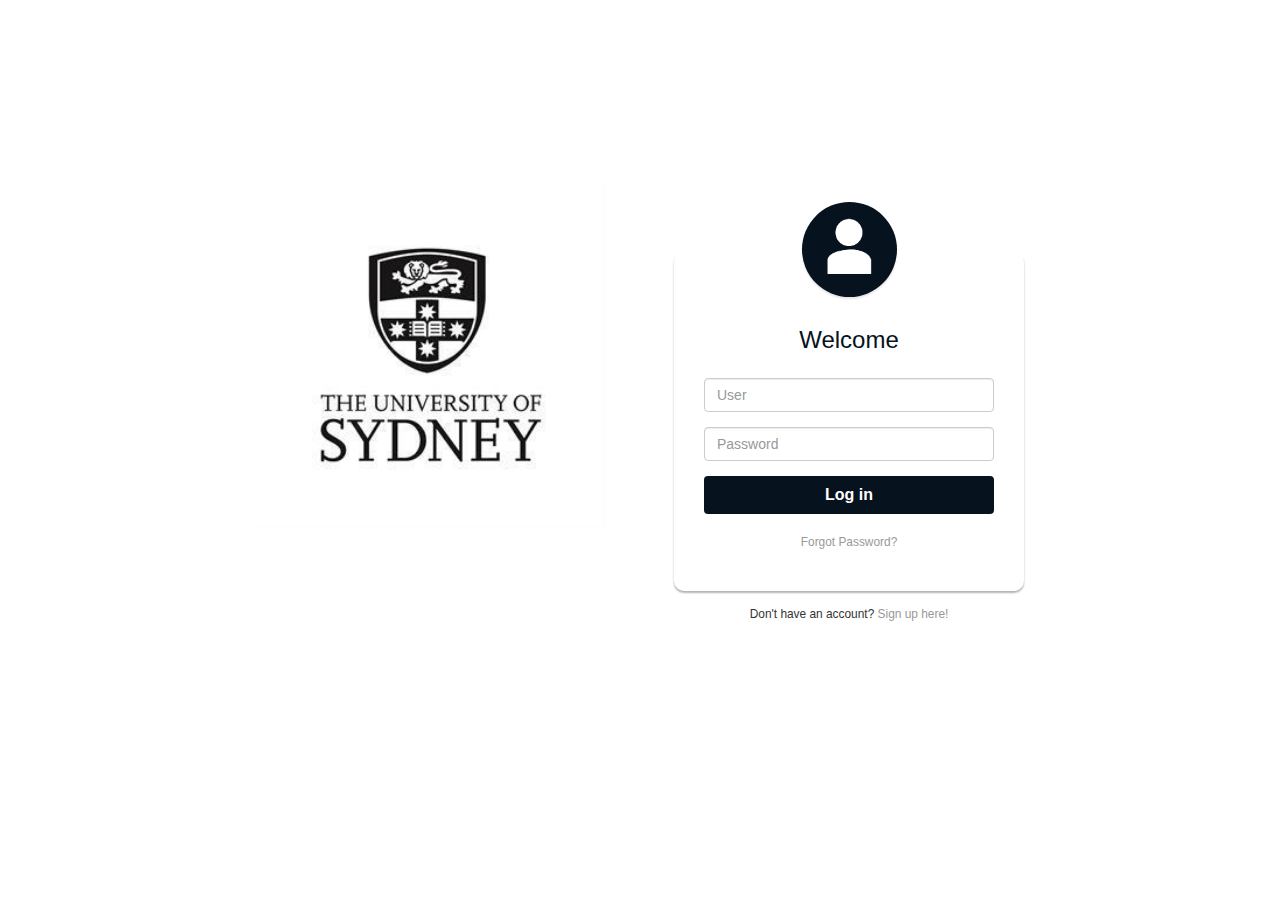
<file: index.html>
<!DOCTYPE html>
<html lang="en">

<head>
    <meta charset="utf-8">
    <meta http-equiv="X-UA-Compatible" content="IE=edge">
    <meta name="viewport" content="width=device-width, initial-scale=1.0">
    <title>Login</title>
    <link rel="stylesheet" href="https://maxcdn.bootstrapcdn.com/bootstrap/3.3.7/css/bootstrap.min.css">
    <link rel="stylesheet" href="css/index.css">
    <script src="https://maxcdn.bootstrapcdn.com/bootstrap/3.3.7/js/bootstrap.min.js"></script>
</head>

<body>
    <div class="container">
        <div class="logo">
            <img class="logo2" src="images/logo2.jpg" alt="Usyd logo">
        </div>
        <div class="login-form">
            <form action="./php/index.php" method="post">
                <div class="avatar">
                    <img src="images/avatar.png" alt="Avatar">
                </div>
                <h2 class="text-center">Welcome</h2>
                <div class="form-group">
                    <input type="user" class="form-control" name="user" placeholder="User" required>
                </div>
                <div class="form-group">
                    <input type="password" class="form-control" name="password" placeholder="Password" required>
                </div>
                <div class="form-group">
                    <button type="submit" class="btn btn-primary btn-lg btn-block login-btn">Log in</button>
                </div>
                <p class="text-center small"><a href="#">Forgot Password?</a></p>
            </form>
            <p class="text-center small">Don't have an account? <a href="#">Sign up here!</a></p>
        </div>
    </div>
</body>

</html>
</file>
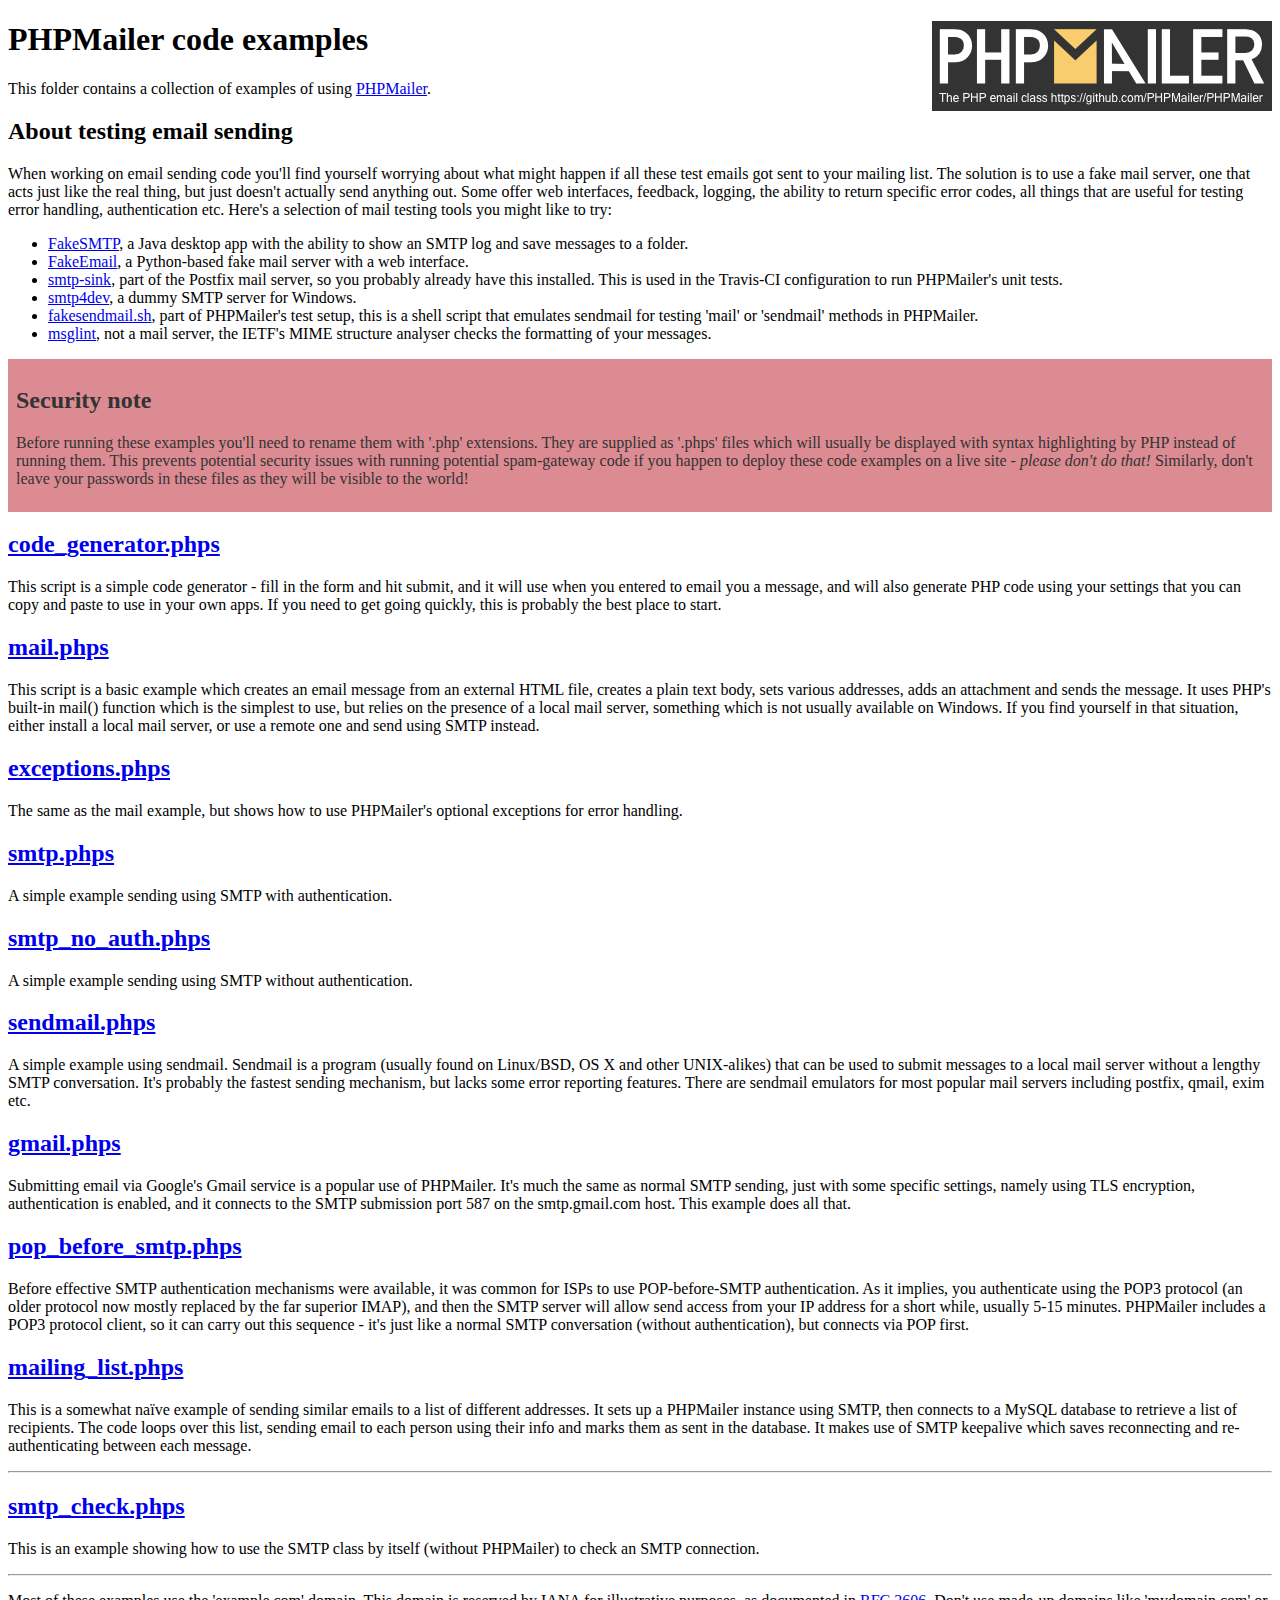
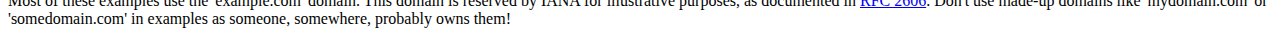
<file: php/PHPMailer/examples/index.html>
<!DOCTYPE html>
<html>
<head>
	<meta charset="UTF-8">
	<title>PHPMailer Examples</title>
</head>
<body>
<h1>PHPMailer code examples<a href="https://github.com/PHPMailer/PHPMailer"><img src="images/phpmailer.png" style="float:right; border:0;" alt="PHPMailer logo"></a></h1>
<p>This folder contains a collection of examples of using <a href="https://github.com/PHPMailer/PHPMailer">PHPMailer</a>.</p>
<h2>About testing email sending</h2>
<p>When working on email sending code you'll find yourself worrying about what might happen if all these test emails got sent to your mailing list. The solution is to use a fake mail server, one that acts just like the real thing, but just doesn't actually send anything out. Some offer web interfaces, feedback, logging, the ability to return specific error codes, all things that are useful for testing error handling, authentication etc. Here's a selection of mail testing tools you might like to try:</p>
<ul>
  <li><a href="https://github.com/Nilhcem/FakeSMTP">FakeSMTP</a>, a Java desktop app with the ability to show an SMTP log and save messages to a folder. </li>
  <li><a href="https://github.com/isotoma/FakeEmail">FakeEmail</a>, a Python-based fake mail server with a web interface.</li>
  <li><a href="http://www.postfix.org/smtp-sink.1.html">smtp-sink</a>, part of the Postfix mail server, so you probably already have this installed. This is used in the Travis-CI configuration to run PHPMailer's unit tests.</li>
  <li><a href="http://smtp4dev.codeplex.com">smtp4dev</a>, a dummy SMTP server for Windows.</li>
  <li><a href="https://github.com/PHPMailer/PHPMailer/blob/master/test/fakesendmail.sh">fakesendmail.sh</a>, part of PHPMailer's test setup, this is a shell script that emulates sendmail for testing 'mail' or 'sendmail' methods in PHPMailer.</li>
  <li><a href="http://tools.ietf.org/tools/msglint/">msglint</a>, not a mail server, the IETF's MIME structure analyser checks the formatting of your messages.</li>
</ul>
<div style="padding: 8px; color: #333333; background-color: #dc8b92">
<h2>Security note</h2>
<p>Before running these examples you'll need to rename them with '.php' extensions. They are supplied as '.phps' files which will usually be displayed with syntax highlighting by PHP instead of running them. This prevents potential security issues with running potential spam-gateway code if you happen to deploy these code examples on a live site - <em>please don't do that!</em> Similarly, don't leave your passwords in these files as they will be visible to the world!</p>
</div>
<h2><a href="code_generator.phps">code_generator.phps</a></h2>
<p>This script is a simple code generator - fill in the form and hit submit, and it will use when you entered to email you a message, and will also generate PHP code using your settings that you can copy and paste to use in your own apps. If you need to get going quickly, this is probably the best place to start.</p>
<h2><a href="mail.phps">mail.phps</a></h2>
<p>This script is a basic example which creates an email message from an external HTML file, creates a plain text body, sets various addresses, adds an attachment and sends the message. It uses PHP's built-in mail() function which is the simplest to use, but relies on the presence of a local mail server, something which is not usually available on Windows. If you find yourself in that situation, either install a local mail server, or use a remote one and send using SMTP instead.</p>
<h2><a href="exceptions.phps">exceptions.phps</a></h2>
<p>The same as the mail example, but shows how to use PHPMailer's optional exceptions for error handling.</p>
<h2><a href="smtp.phps">smtp.phps</a></h2>
<p>A simple example sending using SMTP with authentication.</p>
<h2><a href="smtp_no_auth.phps">smtp_no_auth.phps</a></h2>
<p>A simple example sending using SMTP without authentication.</p>
<h2><a href="sendmail.phps">sendmail.phps</a></h2>
<p>A simple example using sendmail. Sendmail is a program (usually found on Linux/BSD, OS X and other UNIX-alikes) that can be used to submit messages to a local mail server without a lengthy SMTP conversation. It's probably the fastest sending mechanism, but lacks some error reporting features. There are sendmail emulators for most popular mail servers including postfix, qmail, exim etc.</p>
<h2><a href="gmail.phps">gmail.phps</a></h2>
<p>Submitting email via Google's Gmail service is a popular use of PHPMailer. It's much the same as normal SMTP sending, just with some specific settings, namely using TLS encryption, authentication is enabled, and it connects to the SMTP submission port 587 on the smtp.gmail.com host. This example does all that.</p>
<h2><a href="pop_before_smtp.phps">pop_before_smtp.phps</a></h2>
<p>Before effective SMTP authentication mechanisms were available, it was common for ISPs to use POP-before-SMTP authentication. As it implies, you authenticate using the POP3 protocol (an older protocol now mostly replaced by the far superior IMAP), and then the SMTP server will allow send access from your IP address for a short while, usually 5-15 minutes. PHPMailer includes a POP3 protocol client, so it can carry out this sequence - it's just like a normal SMTP conversation (without authentication), but connects via POP first.</p>
<h2><a href="mailing_list.phps">mailing_list.phps</a></h2>
<p>This is a somewhat naïve example of sending similar emails to a list of different addresses. It sets up a PHPMailer instance using SMTP, then connects to a MySQL database to retrieve a list of recipients. The code loops over this list, sending email to each person using their info and marks them as sent in the database. It makes use of SMTP keepalive which saves reconnecting and re-authenticating between each message.</p>
<hr>
<h2><a href="smtp_check.phps">smtp_check.phps</a></h2>
<p>This is an example showing how to use the SMTP class by itself (without PHPMailer) to check an SMTP connection.</p>
<hr>
<p>Most of these examples use the 'example.com' domain. This domain is reserved by IANA for illustrative purposes, as documented in <a href="http://tools.ietf.org/html/rfc2606">RFC 2606</a>. Don't use made-up domains like 'mydomain.com' or 'somedomain.com' in examples as someone, somewhere, probably owns them!</p>
</body>
</html>
</file>
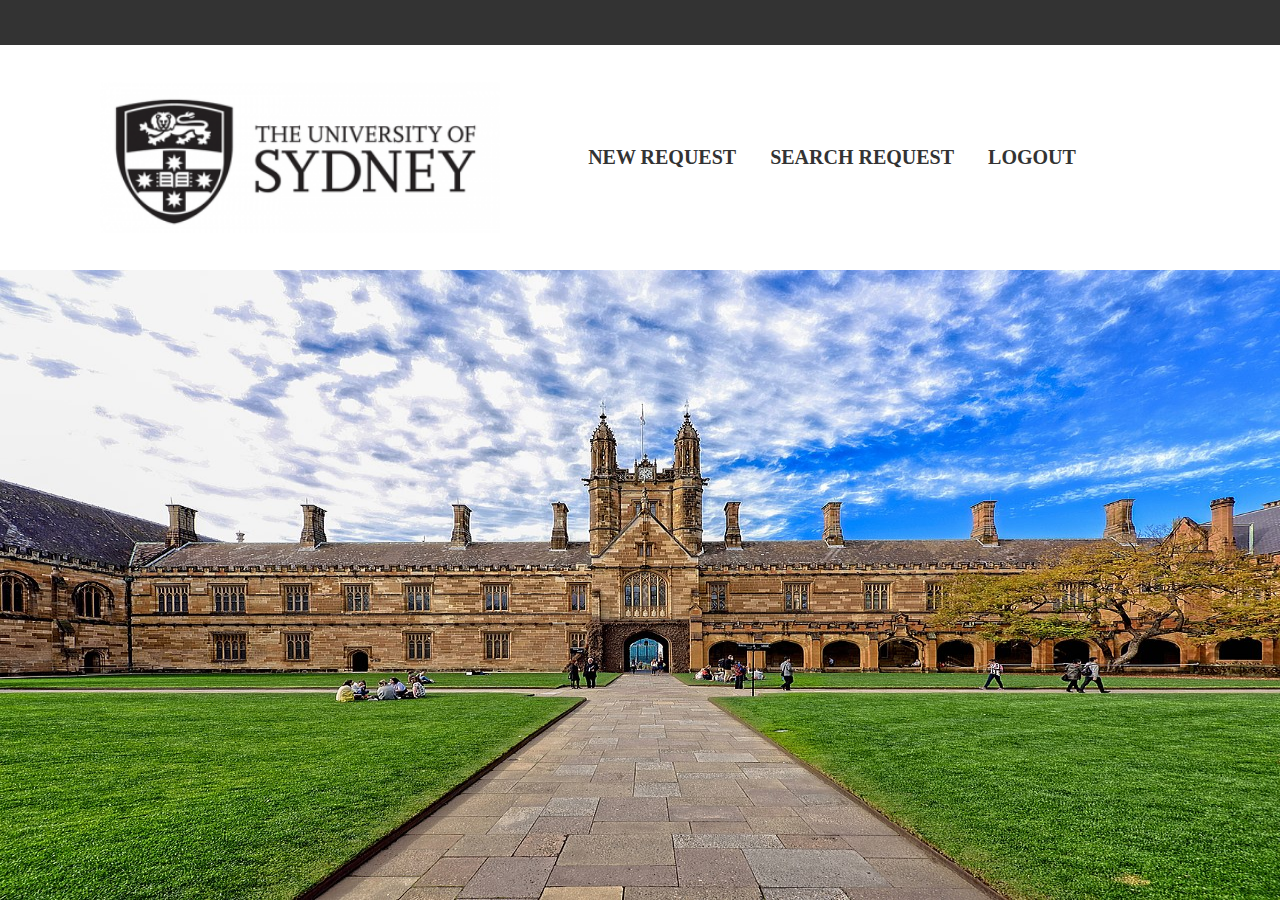
<file: customer.html>
<!DOCTYPE html>
<html lang="en">

<head>
  <meta charset="utf-8">
  <meta http-equiv="X-UA-Compatible" content="IE=edge">
  <meta name="viewport" content="width=device-width, initial-scale=1.0">
  <title>Customer</title>
  <link rel="stylesheet" href="css/home.css">
</head>

<body>
<div class="full-height">
    <div class="p1-colorstrip">
    </div>
    <div class="p2">
        <div class="logodiv">
          <img class="logo1" src="images/logo1.png" alt="Usyd logo">
        </div>
            <div class="navbar">
                <div class="menu">
                    <a class="item" href="./newrequest.html">NEW REQUEST</a> 
                    <a class="item" href="./searchrequest.php">SEARCH REQUEST</a> 
                    <a class="item" href="./index.html">LOGOUT</a>
                </div>
            </div>
    </div>
    <div class="p3-image">
        <img class="usyd" src="images/newusyd.jpg" alt="Usyd Building">
    </div>
</div>
</body>
</html>
</file>
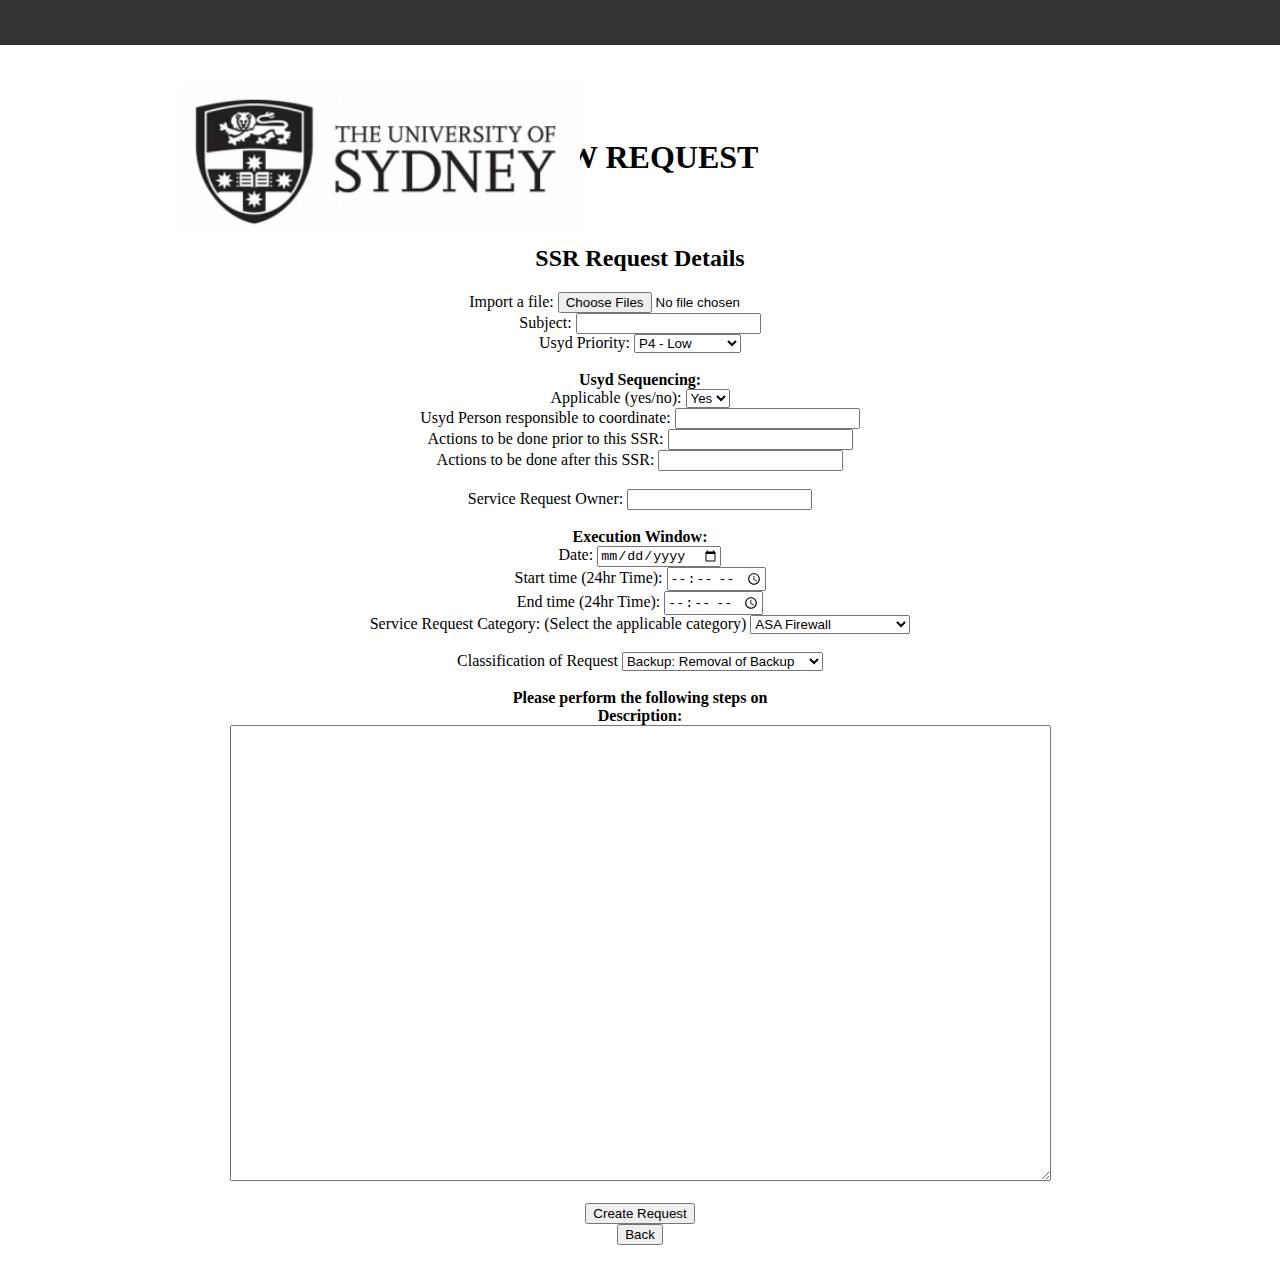
<file: newrequest.html>
<!DOCTYPE html>
<html lang="en">

<head>
    <meta charset="utf-8">
    <meta http-equiv="X-UA-Compatible" content="IE=edge">
    <meta name="viewport" content="width=device-width, initial-scale=1.0">
    <title>New Request</title>
    <link rel="stylesheet" href="css/content.css">
</head>

<body>
    <div class="full-height">
        <div class="p1-colorstrip">
        </div>
        <div class="p2">
            <div class="logodiv">
                <img class="logo1" src="images/logo1.png" alt="Usyd logo">
            </div>
            <div class="titlediv">
                <h1 class="title">NEW REQUEST</h1>
            </div>
        </div>
        <div class="p3-content">
            <div class="form">
                <form method="POST" action="./php/newrequest.php" enctype="multipart/form-data" autocomplete="off">
                    <h2>SSR Request Details</h2>
                    <label for="subject">Import a file:</label>
                    <input class="center-block" type="file" name="myfile[]" multiple="multiple"><br>
                    <label for="subject">Subject:</label>
                    <input type="text" id="subject" name="subject"><br>

                    <!-- <label for="usyd_no">Usyd Service request reference:</label>
                    <input type="text" id="usyd_no" name="usyd_no" value="usyd_no" required><br> -->

                    <label for="priority">Usyd Priority:</label>
                    <select id="priority" name="priority">
                        <option value="p1">P1 - Critical</option>
                        <option value="p2">P2 - High</option>
                        <option value="p3">P3 - Moderate</option>
                        <option selected="p4" value="p4">P4 - Low</option>
                    </select><br><br>


                    <b><label for="sequencing">Usyd Sequencing:</label></b><br>

                    <label for="applicable">Applicable (yes/no):</label>
                    <select id="applicable" name="applicable">
                        <option value="yes">Yes</option>
                        <option value="no">No</option>
                    </select><br>

                    <label for="sre_name">Usyd Person responsible to coordinate:</label>
                    <input type="text" id="sre_name" name="sre_name" required><br>

                    <label for="prior">Actions to be done prior to this SSR:</label>
                    <input type="text" id="prior" name="prior"><br>

                    <label for="action">Actions to be done after this SSR:</label>
                    <input type="text" id="action" name="action"><br><br>

                    <label for="ssr_owner">Service Request Owner:</label>
                    <input type="text" id="ssr_owner" name="ssr_owner" required><br><br>

                    <b><label for="exe">Execution Window:</label></b><br>

                    <label for="exec_date">Date:</label>
                    <input type="date" id="exec_date" name="exec_date" required><br>

                    <label for="start_time">Start time (24hr Time):</label>
                    <input type="time" id="start_time" name="start_time" required><br>

                    <label for="end_time">End time (24hr Time):</label>
                    <input type="time" id="end_time" name="end_time" required><br>

                    <label for="usyd_cat">Service Request Category: (Select the applicable category)</label>
                    <select id="usyd_cat" name="usyd_cat">
                        <option value="asa">ASA Firewall</option>
                        <option value="backup">Backup</option>
                        <option value="oracle">Database Oracle</option>
                        <option value="sql">Database SQL</option>
                        <option value="f5">F5</option>
                        <option value="msv">MSV CloudOps</option>
                        <option value="nsx">NSX Firewall</option>
                        <option value="aws">Public Aws CloudOps</option>
                        <option value="azure">Public Azure CloudOps</option>
                        <option value="storage">Storage Team</option>
                        <option value="unix">Unix/Linux</option>
                        <option value="vmware">VMWare</option>
                        <option value="wintel">Wintel</option>
                    </select><br><br>

                    <label for="classification">Classification of Request</label>
                    <select id="classification" name="classification">
                        <option value="Backup: Removal of Backup">Backup: Removal of Backup</option>
                        <option value="Others">Others</option>
                        <option value="Unix: Power Off Server">Unix: Power Off Server</option>
                        <option value="Unix: Server Build">Unix: Server Build</option>
                        <option value="Wintel: Addition of Disk Space">Wintel: Addition of Disk Space</option>
                        <option value="Wintel: NSX Firewall">Wintel: NSX Firewall</option>
                        <option value="Wintel: Power Off Server">Wintel: Power Off Server</option>
                        <option value="Wintel: Server Build">Wintel: Server Build</option>
                        <option value="Wintel: Server Reboot">Wintel: Server Reboot</option>
                        <option value="Wintel: VM Snapshot Create">Wintel: VM Snapshot Create</option>
                        <option value="Wintel: VM Snapshot Delete">Wintel: VM Snapshot Delete</option>
                    </select><br><br>

                    <b><label for="perform">Please perform the following steps on</label></b><br>

                    <b><label for="description">Description:</label></b><br>
                    <textarea id="description" name="description" rows="30" cols="100"></textarea required><br><br>
                    
                    <button type="submit" id="create_request">Create Request</button><br>
                </form>
                <button type="button" id="back" onclick="goBack()">Back</button>
            </div>
        </div>
        <br>
    </div>
</body>

<script>
    function goBack() {
        history.back();
    }
</script>

</html>
</file>
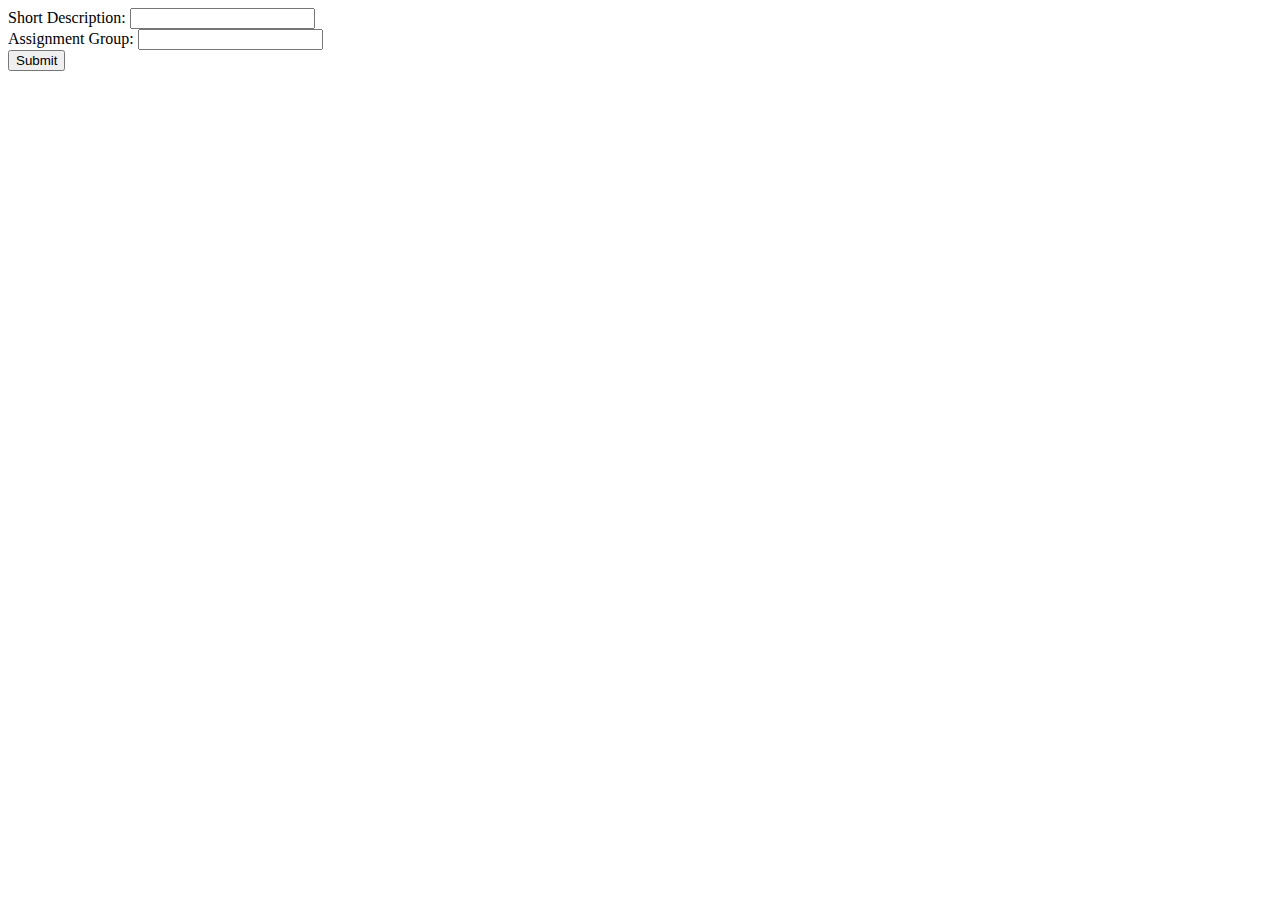
<file: snowapi.html>
<html>
    <head>
        <script src="snowapi.js"></script>
    </head>

    <body>
        Short Description: <input type="text" id="sdescription"/><br>
        Assignment Group: <input type="text" id="agroup"/><br>
        <input type="button" value="Submit" onclick="snowapi()">

    </body>

</html>
</file>
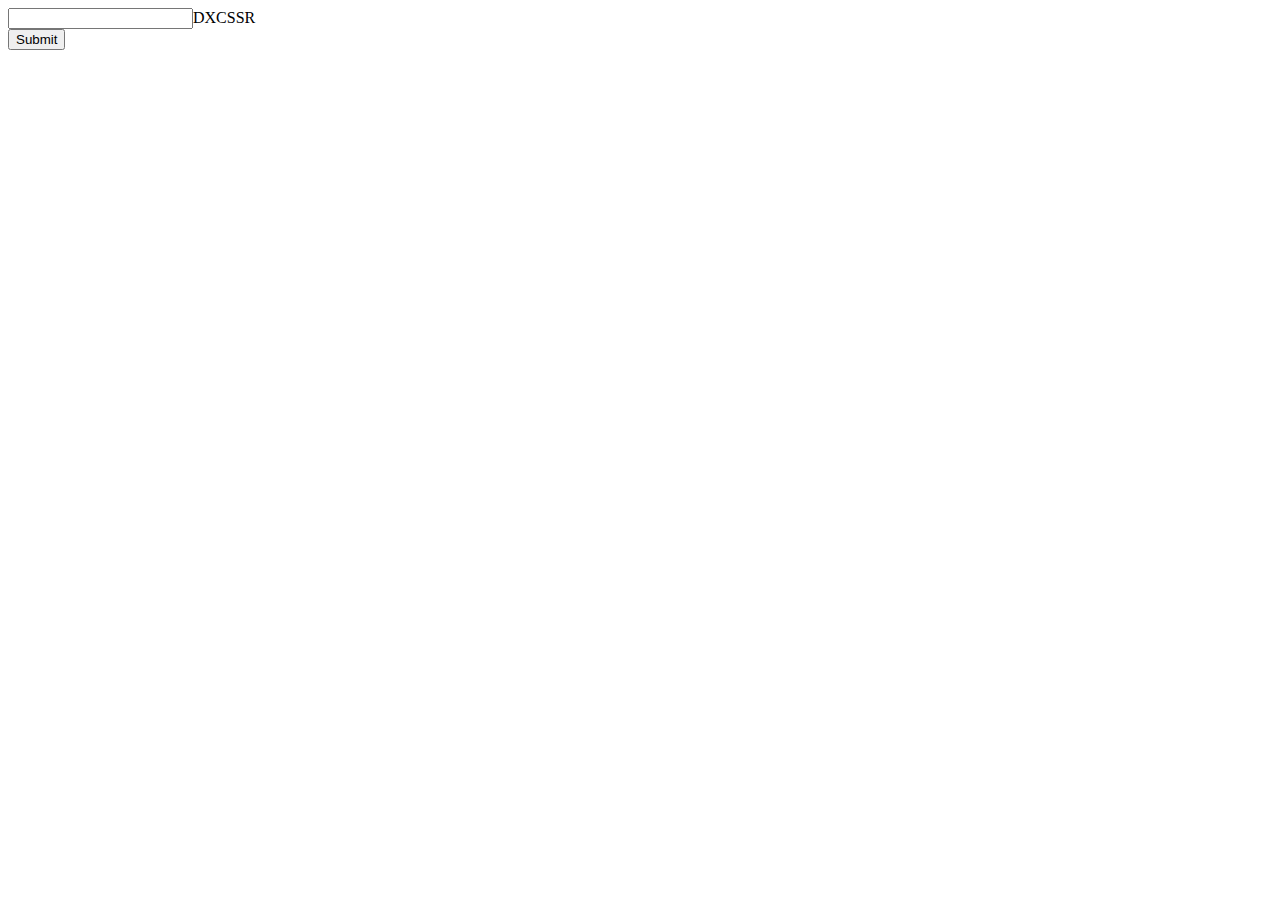
<file: php/normalget.html>
<html>

<head>
    <script src="./normalget.js"></script>
</head>

<body>
    <input type="text" id="dxcssr" />DXCSSR<br>

    <input type="button" value="Submit" onclick="normalget(document.getElementById('dxcssr').value)">

</body>
<script src="http://ajax.googleapis.com/ajax/libs/jquery/1.9.1/jquery.min.js"></script>

</html>
</file>
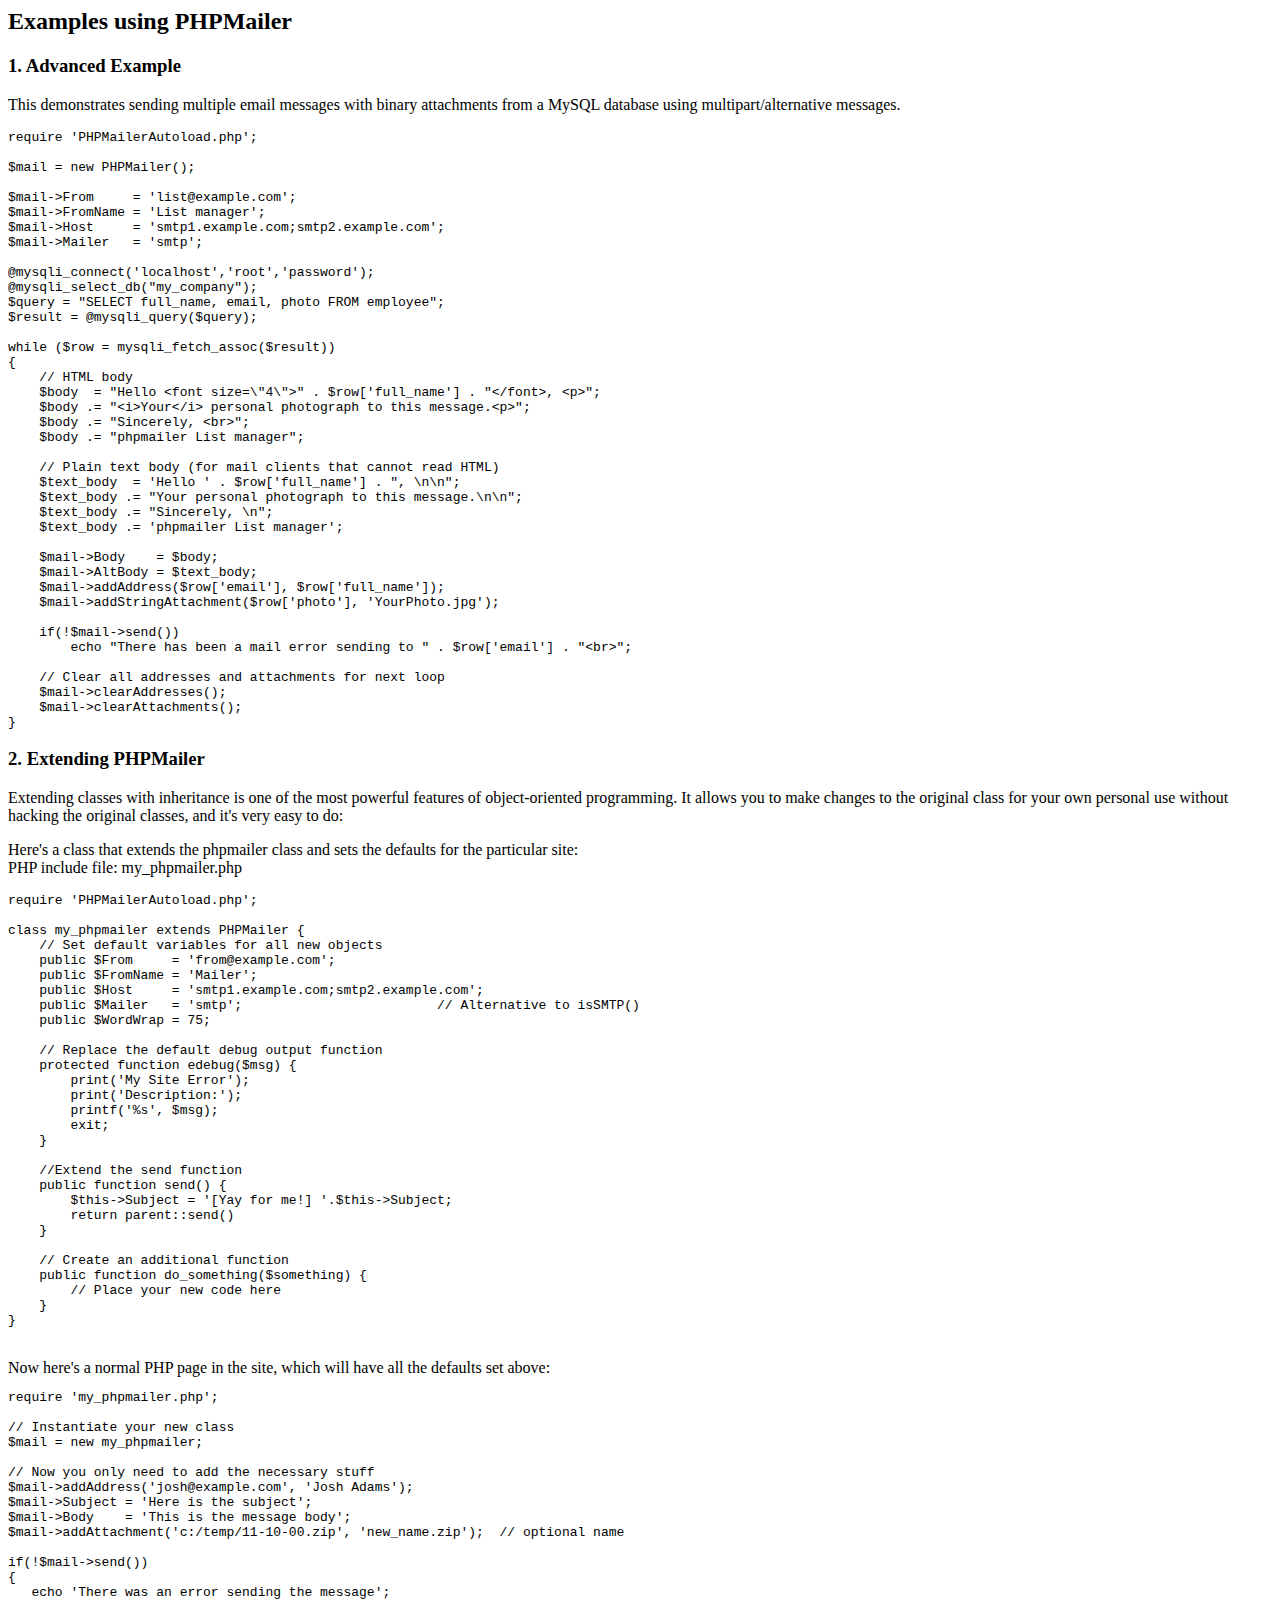
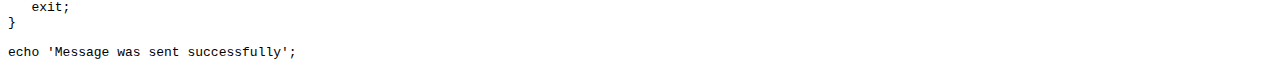
<file: php/PHPMailer/docs/extending.html>
<html>
<head>
<title>Examples using phpmailer</title>
</head>

<body>

<h2>Examples using PHPMailer</h2>

<h3>1. Advanced Example</h3>
<p>

This demonstrates sending multiple email messages with binary attachments
from a MySQL database using multipart/alternative messages.<p>

<pre>
require 'PHPMailerAutoload.php';

$mail = new PHPMailer();

$mail->From     = 'list@example.com';
$mail->FromName = 'List manager';
$mail->Host     = 'smtp1.example.com;smtp2.example.com';
$mail->Mailer   = 'smtp';

@mysqli_connect('localhost','root','password');
@mysqli_select_db("my_company");
$query = "SELECT full_name, email, photo FROM employee";
$result = @mysqli_query($query);

while ($row = mysqli_fetch_assoc($result))
{
    // HTML body
    $body  = "Hello &lt;font size=\"4\"&gt;" . $row['full_name'] . "&lt;/font&gt;, &lt;p&gt;";
    $body .= "&lt;i&gt;Your&lt;/i&gt; personal photograph to this message.&lt;p&gt;";
    $body .= "Sincerely, &lt;br&gt;";
    $body .= "phpmailer List manager";

    // Plain text body (for mail clients that cannot read HTML)
    $text_body  = 'Hello ' . $row['full_name'] . ", \n\n";
    $text_body .= "Your personal photograph to this message.\n\n";
    $text_body .= "Sincerely, \n";
    $text_body .= 'phpmailer List manager';

    $mail->Body    = $body;
    $mail->AltBody = $text_body;
    $mail->addAddress($row['email'], $row['full_name']);
    $mail->addStringAttachment($row['photo'], 'YourPhoto.jpg');

    if(!$mail->send())
        echo "There has been a mail error sending to " . $row['email'] . "&lt;br&gt;";

    // Clear all addresses and attachments for next loop
    $mail->clearAddresses();
    $mail->clearAttachments();
}
</pre>
<p>

<h3>2. Extending PHPMailer</h3>
<p>

Extending classes with inheritance is one of the most
powerful features of object-oriented programming. It allows you to make changes to the
original class for your own personal use without hacking the original
classes, and it's very easy to do:

<p>
Here's a class that extends the phpmailer class and sets the defaults
for the particular site:<br>
PHP include file: my_phpmailer.php
<p>

<pre>
require 'PHPMailerAutoload.php';

class my_phpmailer extends PHPMailer {
    // Set default variables for all new objects
    public $From     = 'from@example.com';
    public $FromName = 'Mailer';
    public $Host     = 'smtp1.example.com;smtp2.example.com';
    public $Mailer   = 'smtp';                         // Alternative to isSMTP()
    public $WordWrap = 75;

    // Replace the default debug output function
    protected function edebug($msg) {
        print('My Site Error');
        print('Description:');
        printf('%s', $msg);
        exit;
    }

    //Extend the send function
    public function send() {
        $this->Subject = '[Yay for me!] '.$this->Subject;
        return parent::send()
    }

    // Create an additional function
    public function do_something($something) {
        // Place your new code here
    }
}
</pre>
<br>
Now here's a normal PHP page in the site, which will have all the defaults set above:<br>

<pre>
require 'my_phpmailer.php';

// Instantiate your new class
$mail = new my_phpmailer;

// Now you only need to add the necessary stuff
$mail->addAddress('josh@example.com', 'Josh Adams');
$mail->Subject = 'Here is the subject';
$mail->Body    = 'This is the message body';
$mail->addAttachment('c:/temp/11-10-00.zip', 'new_name.zip');  // optional name

if(!$mail->send())
{
   echo 'There was an error sending the message';
   exit;
}

echo 'Message was sent successfully';
</pre>
</body>
</html>
</file>
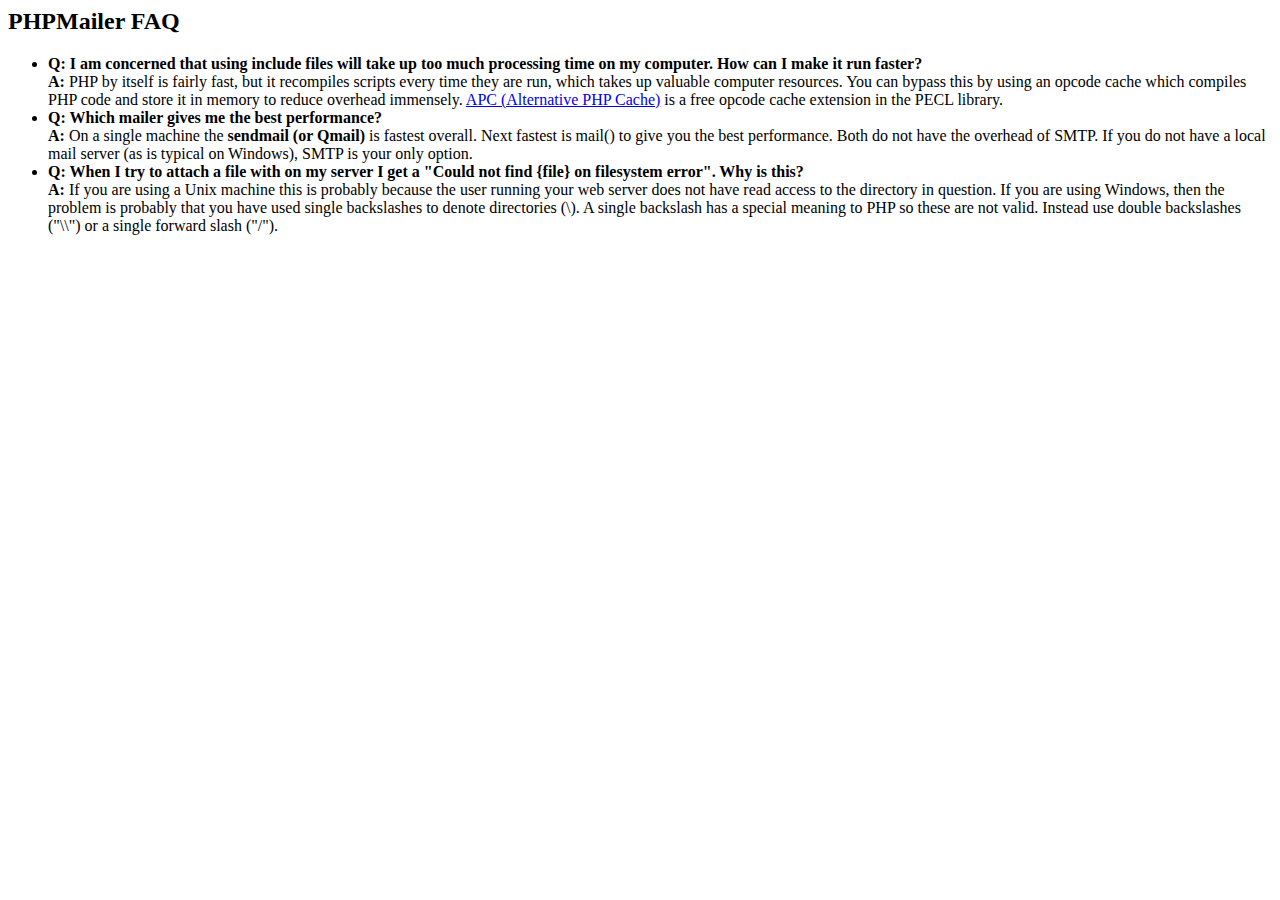
<file: php/PHPMailer/docs/faq.html>
﻿<html>
<head>
<title>PHPMailer FAQ</title>
</head>
<body>
<h2>PHPMailer FAQ</h2>
<ul>
    <li><strong>Q: I am concerned that using include files will take up too much
    processing time on my computer. How can I make it run faster?</strong><br>
    <strong>A:</strong> PHP by itself is fairly fast, but it recompiles scripts every time they are run, which takes up valuable
    computer resources. You can bypass this by using an opcode cache which compiles
    PHP code and store it in memory to reduce overhead immensely. <a href="http://www.php.net/apc/">APC
    (Alternative PHP Cache)</a> is a free opcode cache extension in the PECL library.</li>
    <li><strong>Q: Which mailer gives me the best performance?</strong><br>
    <strong>A:</strong> On a single machine the <strong>sendmail (or Qmail)</strong> is fastest overall.
    Next fastest is mail() to give you the best performance. Both do not have the overhead of SMTP.
    If you do not have a local mail server (as is typical on Windows), SMTP is your only option.</li>
    <li><strong>Q: When I try to attach a file with on my server I get a
    "Could not find {file} on filesystem error". Why is this?</strong><br>
    <strong>A:</strong> If you are using a Unix machine this is probably because the user
    running your web server does not have read access to the directory in question. If you are using Windows,
    then the problem is probably that you have used single backslashes to denote directories (\).
    A single backslash has a special meaning to PHP so these are not
    valid. Instead use double backslashes ("\\") or a single forward
    slash ("/").</li>
</ul>
</body>
</html>
</file>
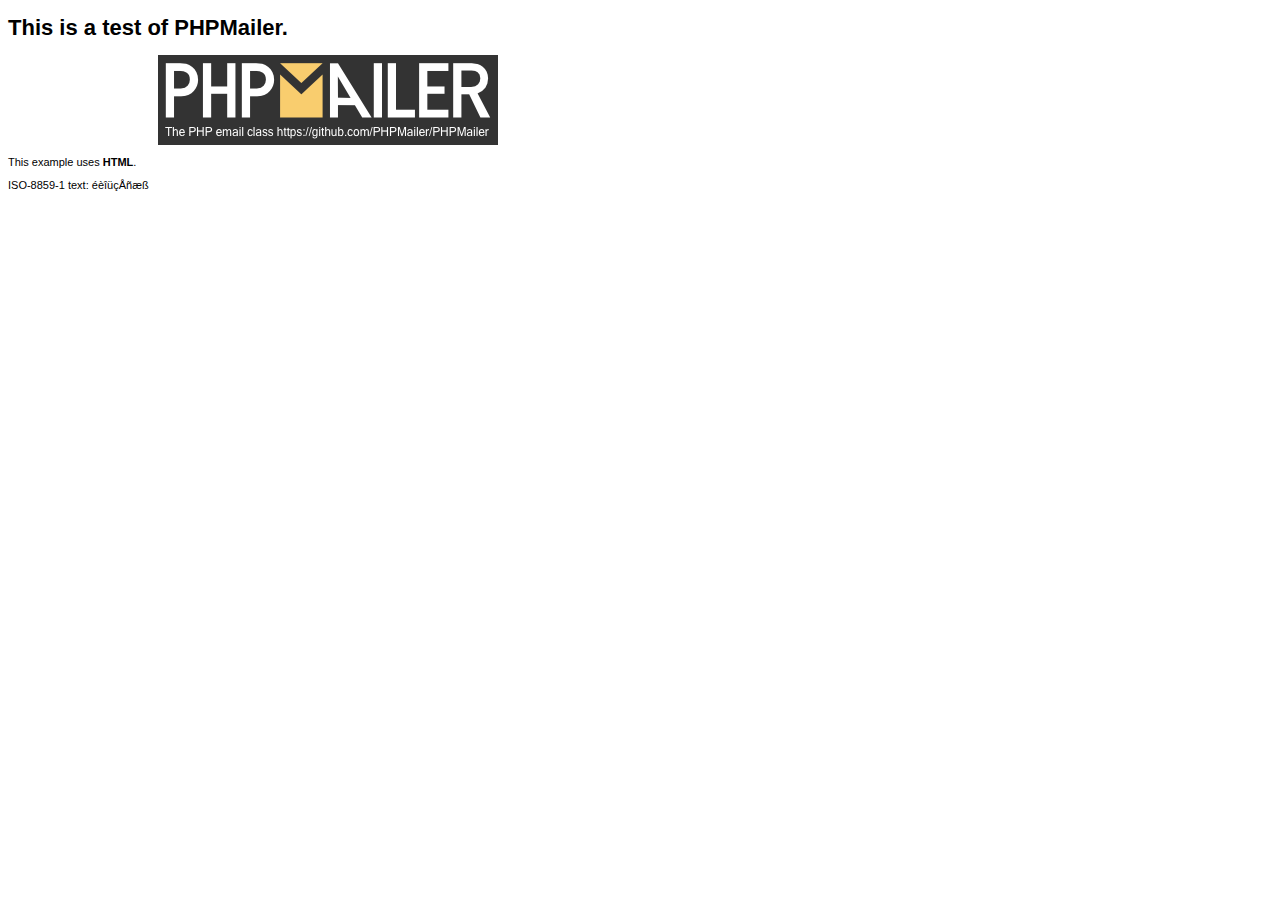
<file: php/PHPMailer/examples/contents.html>
<!DOCTYPE HTML PUBLIC "-//W3C//DTD HTML 4.01 Transitional//EN" "http://www.w3.org/TR/html4/loose.dtd">
<html>
<head>
  <meta http-equiv="Content-Type" content="text/html; charset=iso-8859-1">
  <title>PHPMailer Test</title>
</head>
<body>
<div style="width: 640px; font-family: Arial, Helvetica, sans-serif; font-size: 11px;">
  <h1>This is a test of PHPMailer.</h1>
  <div align="center">
    <a href="https://github.com/PHPMailer/PHPMailer/"><img src="images/phpmailer.png" height="90" width="340" alt="PHPMailer rocks"></a>
  </div>
  <p>This example uses <strong>HTML</strong>.</p>
  <p>ISO-8859-1 text: ���������</p>
</div>
</body>
</html>
</file>
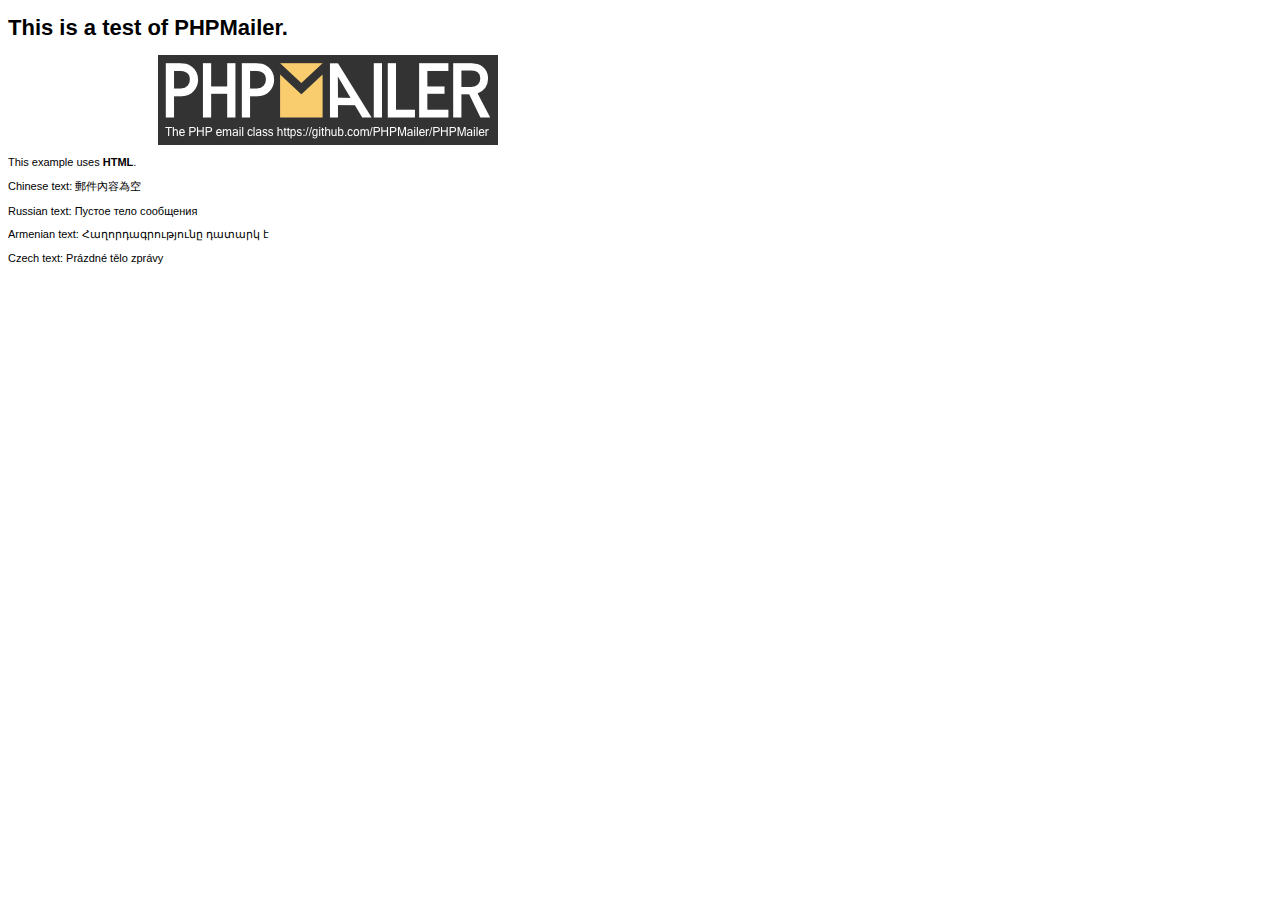
<file: php/PHPMailer/examples/contentsutf8.html>
<!DOCTYPE HTML PUBLIC "-//W3C//DTD HTML 4.01 Transitional//EN" "http://www.w3.org/TR/html4/loose.dtd">
<html>
<head>
  <meta http-equiv="Content-Type" content="text/html; charset=utf-8">
  <title>PHPMailer Test</title>
</head>
<body>
<div style="width: 640px; font-family: Arial, Helvetica, sans-serif; font-size: 11px;">
  <h1>This is a test of PHPMailer.</h1>
  <div align="center">
    <a href="https://github.com/PHPMailer/PHPMailer/"><img src="images/phpmailer.png" height="90" width="340" alt="PHPMailer rocks"></a>
  </div>
  <p>This example uses <strong>HTML</strong>.</p>
  <p>Chinese text: 郵件內容為空</p>
  <p>Russian text: Пустое тело сообщения</p>
  <p>Armenian text: Հաղորդագրությունը դատարկ է</p>
  <p>Czech text: Prázdné tělo zprávy</p>
</div>
</body>
</html>
</file>
<file: css/index.css>
.logo{
	position: absolute;
	top: 20%;
	left: 20%;
	margin: auto;
}
.login-form {
	position: absolute;
	top: 28%;
	right: 20%;
	width: 350px;
	margin: auto;
	margin-left: 170px;
	
}
.logo2{
	width: 350px;
	height: 350px;
}
.login-form form {
	color: #999;
	border-radius: 10px;
    margin-bottom: 15px;
    background: #fff;
    box-shadow: 0px 2px 2px rgba(0, 0, 0, 0.3);
    padding: 30px;	
	position: relative;	
}
.login-form h2 {		
	font-size: 24px;
	color: #06121d;
    margin: 45px 0 25px;
	font-family: 'Francois One', sans-serif;
	text-decoration: none;
}
.login-form .avatar {
	position: absolute;
	margin: 0 auto;
	left: 0;
	right: 0;
	top: -50px;
	width: 95px;
	height: 95px;
	border-radius: 50%;
	z-index: 9;
	background: #06121d;		
	padding: 15px;
	box-shadow: 0px 2px 2px rgba(0, 0, 0, 0.1);
}
.login-form .avatar img {
	width: 100%;
}
.login-form .btn {
    color: #fff;
    border-radius: 4px;
	text-decoration: none;
	transition: all 0.4s;
    line-height: normal;
    border: none;
}
.login-btn {        
    font-size: 16px;
    font-weight: bold;
	background: #06121d;		
	margin-bottom: 20px;
}
.login-btn:hover, .login-btn:active {
	background: #999 !important;
}
.login-form form a, .login-form a{
	color: #999;
	text-decoration: none;
}	
.login-form a:hover, .login-form form a:hover {
	text-decoration: none;
}
.login-form a:hover, .login-form form a:hover {
	text-decoration: underline;
}
</file>
<file: css/home.css>
html, body {
  height: 100%;
  margin: auto;
}
.full-height {
  height: 100%;
}
.p1-colorstrip{
  height:5% ;
  width: 100%;
  background-color: #333333;
}
.p2{
  height:25% ;
  box-sizing: border-box;
}
.logodiv{
  box-sizing: border-box;
  float:left;
  text-align: center;
  width: 30%;
  height: 100%;
}
.logo1{
  margin-left: 100px;
  height: 100%;
}
.navbar{
  box-sizing: border-box;
  display: flex;
  justify-content: center;
  align-items: center;
  margin-top: auto;
  float: left;
  width: 70%;
  height: 100%;
}
.menu a{
  padding: 15px;
  color: #333333;
  font-weight: bold;
  font-size: 20px;
  text-decoration: none;
}
.item:hover{
  background-color: #999;
}
.p3-image{
  height:70%
}
.usyd{
  height:100%;
  width: 100%;
}
</file>
<file: css/content.css>
html, body {
  height: 100%;
  margin: auto;
}
.full-height {
  height: 100%;
}
.p1-colorstrip{
  height:5% ;
  width: 100%;
  background-color: #333333;
}
.p2{
  height:20% ;
  box-sizing: border-box;

}
.logodiv{
  box-sizing: border-box;
  position: absolute;
  text-align: center;
  height: 25%;
}
.logo1{
  margin-left: 180px;
  height: 100%;
}
.titlediv{
  box-sizing: border-box;
  float: left;
  text-align: center;
  width: 100%;
  height: 125%;
}
.title{
  display: flex;
  justify-content: center;
  align-items: center;
  margin-top: auto;
  height: 100%;
  font-family: 'Times New Roman', Times, serif;
  font-weight: bold;
}
.p3-content{
  position: relative;
  top: -25px;
  box-sizing: border-box;
  text-align: center;
}
</file>
